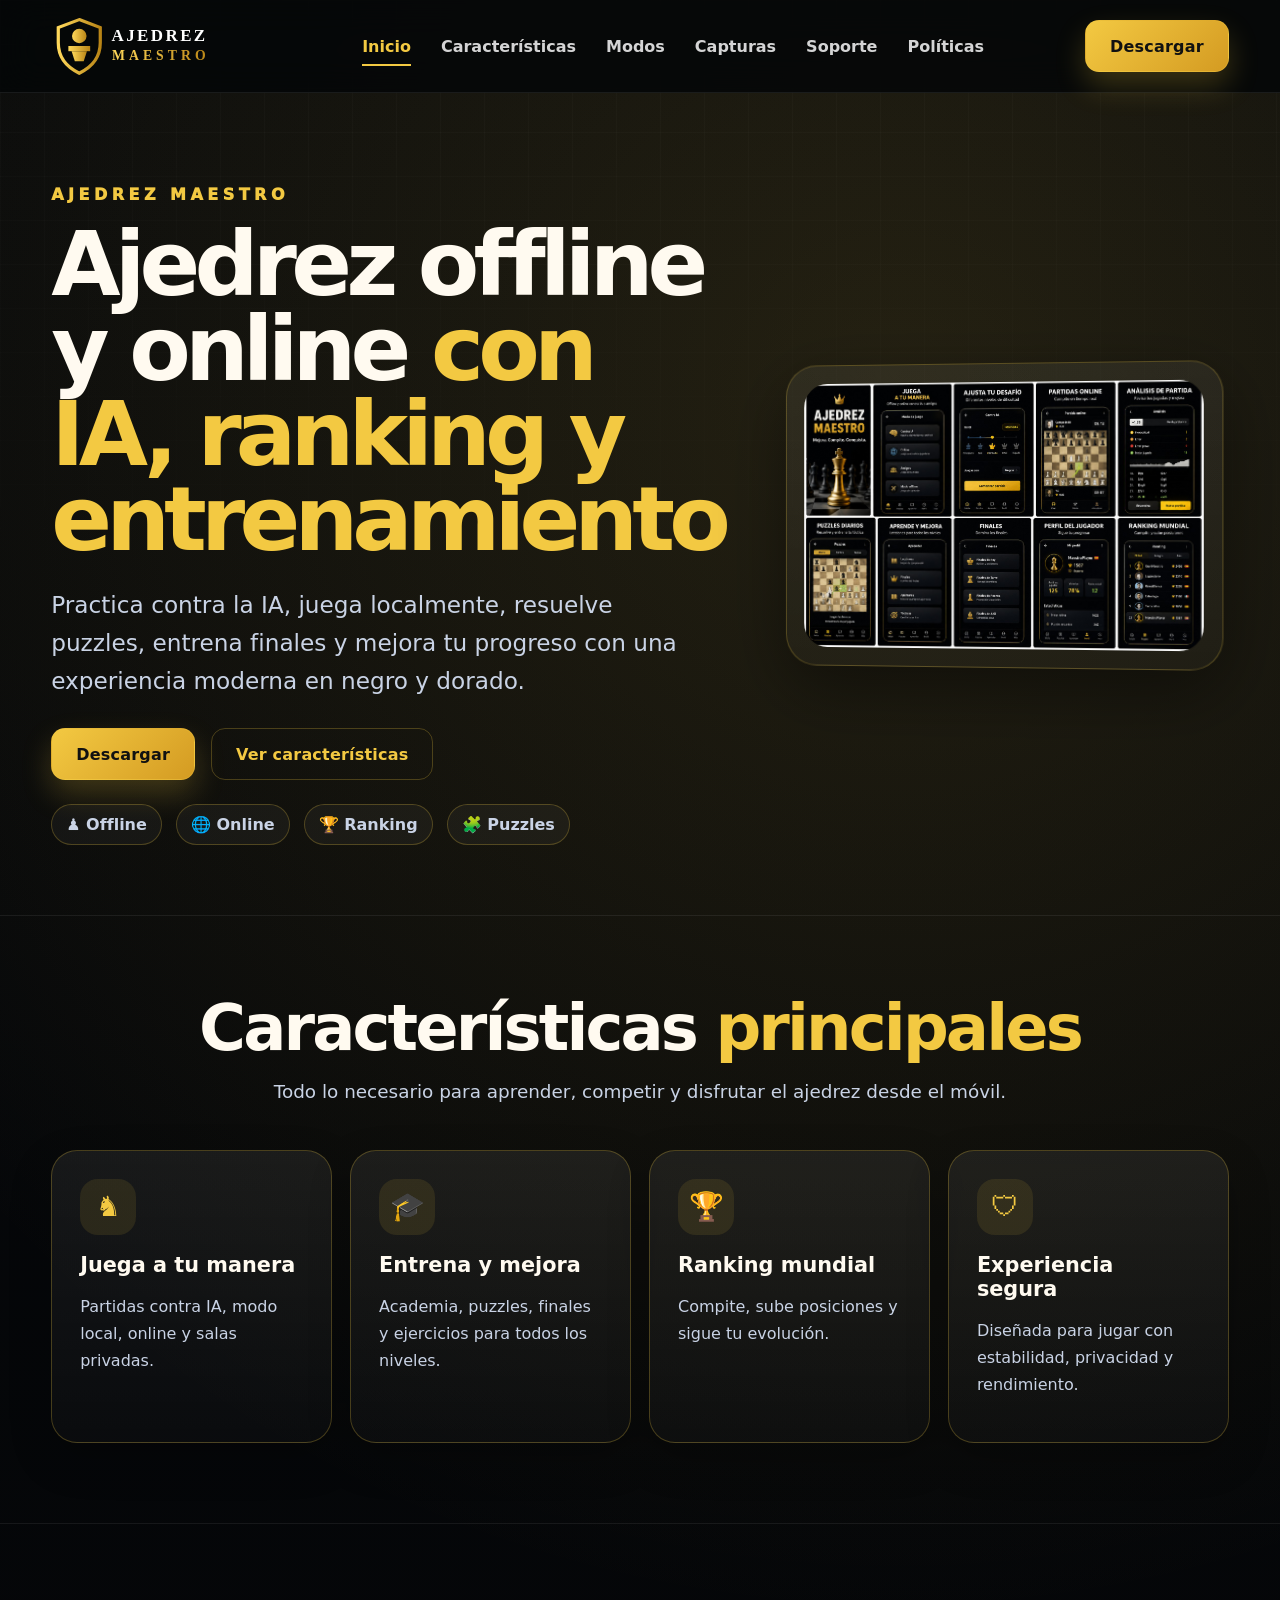
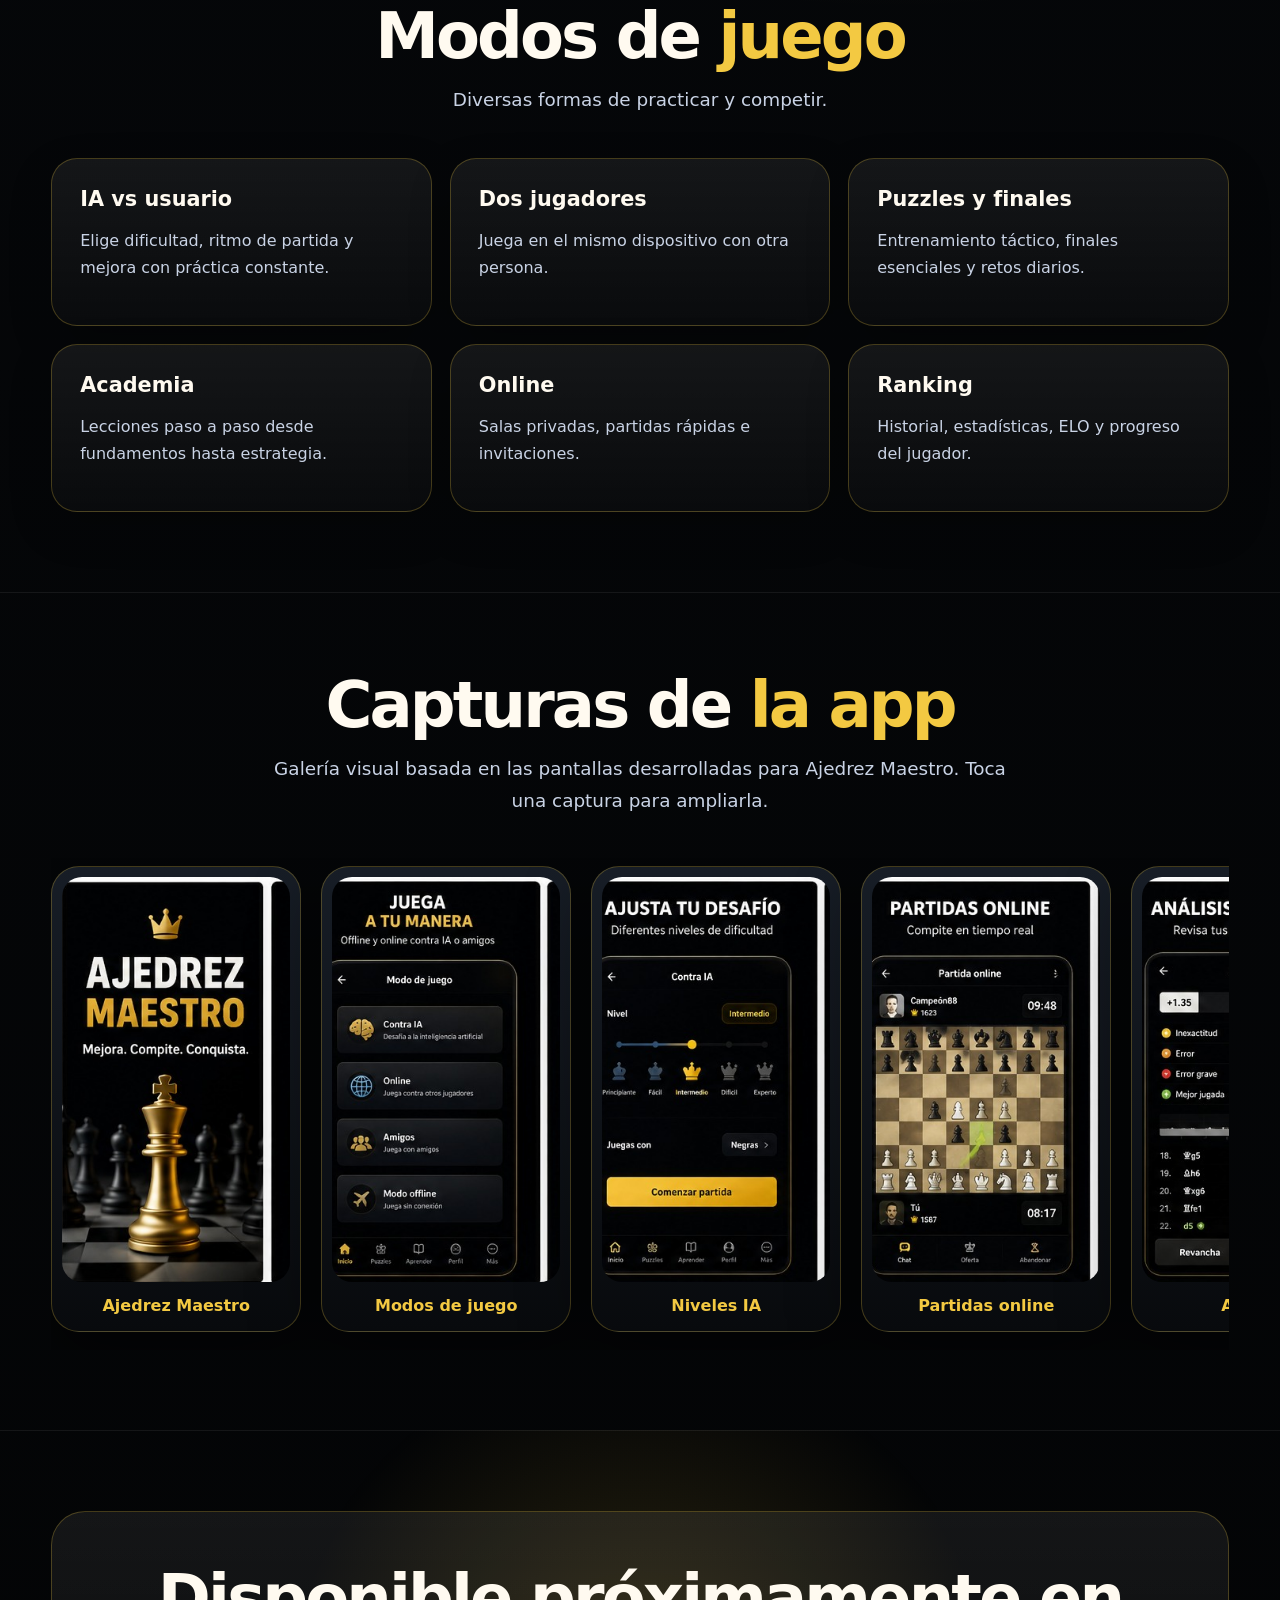
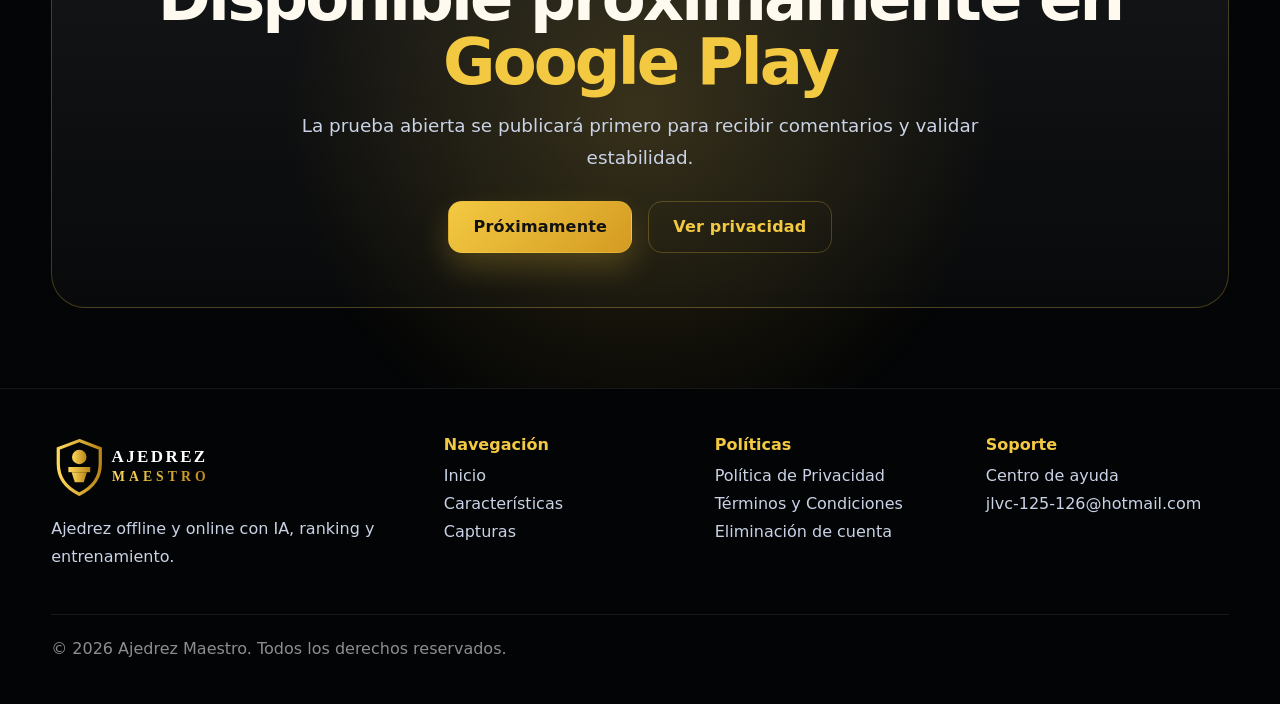
<file: index.html>
<!doctype html><html lang="es"><head><meta charset="utf-8"><meta name="viewport" content="width=device-width, initial-scale=1">
<meta name="description" content="Ajedrez Maestro: ajedrez offline y online con IA, ranking, puzzles, academia y entrenamiento.">
<link rel="icon" href="assets/favicon.svg"><link rel="stylesheet" href="css/style.css"><title>Ajedrez Maestro | Ajedrez offline y online</title></head>
<body><header class="header">
  <div class="container nav">
    <a class="logo" href="index.html"><img src="assets/logo.svg" alt="Ajedrez Maestro"></a>
    <button class="menu-toggle" aria-label="Abrir menú">☰</button>
    <nav class="menu">
      <a class="active" href="index.html">Inicio</a>
      <a href="index.html#caracteristicas">Características</a>
      <a href="index.html#modos">Modos</a>
      <a href="index.html#capturas">Capturas</a>
      <a class="" href="support.html">Soporte</a>
      <a class="" href="privacy.html">Políticas</a>
    </nav>
    <a class="btn" href="index.html#descargar">Descargar</a>
  </div>
</header>
<main>
<section class="hero">
  <div class="container hero-grid">
    <div>
      <div class="kicker">Ajedrez Maestro</div>
      <h1>Ajedrez offline y online <span>con IA, ranking y entrenamiento</span></h1>
      <p>Practica contra la IA, juega localmente, resuelve puzzles, entrena finales y mejora tu progreso con una experiencia moderna en negro y dorado.</p>
      <div class="actions"><a class="btn" href="#descargar">Descargar</a><a class="btn secondary" href="#caracteristicas">Ver características</a></div>
      <div class="badge-row"><span class="badge">♟ Offline</span><span class="badge">🌐 Online</span><span class="badge">🏆 Ranking</span><span class="badge">🧩 Puzzles</span></div>
    </div>
    <div class="hero-card"><img src="assets/hero/hero.jpg" alt="Vista promocional de Ajedrez Maestro"></div>
  </div>
</section>

<section class="section" id="caracteristicas">
  <div class="container">
    <div class="section-head"><h2 class="section-title">Características <span>principales</span></h2><p class="section-sub">Todo lo necesario para aprender, competir y disfrutar el ajedrez desde el móvil.</p></div>
    <div class="features">
      <article class="feature"><div class="icon">♞</div><h3>Juega a tu manera</h3><p>Partidas contra IA, modo local, online y salas privadas.</p></article>
      <article class="feature"><div class="icon">🎓</div><h3>Entrena y mejora</h3><p>Academia, puzzles, finales y ejercicios para todos los niveles.</p></article>
      <article class="feature"><div class="icon">🏆</div><h3>Ranking mundial</h3><p>Compite, sube posiciones y sigue tu evolución.</p></article>
      <article class="feature"><div class="icon">🛡</div><h3>Experiencia segura</h3><p>Diseñada para jugar con estabilidad, privacidad y rendimiento.</p></article>
    </div>
  </div>
</section>

<section class="section" id="modos">
  <div class="container">
    <div class="section-head"><h2 class="section-title">Modos de <span>juego</span></h2><p class="section-sub">Diversas formas de practicar y competir.</p></div>
    <div class="modes">
      <article class="mode"><h3>IA vs usuario</h3><p>Elige dificultad, ritmo de partida y mejora con práctica constante.</p></article>
      <article class="mode"><h3>Dos jugadores</h3><p>Juega en el mismo dispositivo con otra persona.</p></article>
      <article class="mode"><h3>Puzzles y finales</h3><p>Entrenamiento táctico, finales esenciales y retos diarios.</p></article>
      <article class="mode"><h3>Academia</h3><p>Lecciones paso a paso desde fundamentos hasta estrategia.</p></article>
      <article class="mode"><h3>Online</h3><p>Salas privadas, partidas rápidas e invitaciones.</p></article>
      <article class="mode"><h3>Ranking</h3><p>Historial, estadísticas, ELO y progreso del jugador.</p></article>
    </div>
  </div>
</section>

<section class="section" id="capturas">
  <div class="container">
    <div class="section-head"><h2 class="section-title">Capturas de <span>la app</span></h2><p class="section-sub">Galería visual basada en las pantallas desarrolladas para Ajedrez Maestro. Toca una captura para ampliarla.</p></div>
    <div class="gallery"><article class="shot" data-lightbox="assets/screenshots/splash.jpg"><img src="assets/screenshots/splash.jpg" alt="Ajedrez Maestro"><strong>Ajedrez Maestro</strong></article>
<article class="shot" data-lightbox="assets/screenshots/modes.jpg"><img src="assets/screenshots/modes.jpg" alt="Modos de juego"><strong>Modos de juego</strong></article>
<article class="shot" data-lightbox="assets/screenshots/difficulty.jpg"><img src="assets/screenshots/difficulty.jpg" alt="Niveles IA"><strong>Niveles IA</strong></article>
<article class="shot" data-lightbox="assets/screenshots/online.jpg"><img src="assets/screenshots/online.jpg" alt="Partidas online"><strong>Partidas online</strong></article>
<article class="shot" data-lightbox="assets/screenshots/analysis.jpg"><img src="assets/screenshots/analysis.jpg" alt="Análisis"><strong>Análisis</strong></article>
<article class="shot" data-lightbox="assets/screenshots/puzzles.jpg"><img src="assets/screenshots/puzzles.jpg" alt="Puzzles diarios"><strong>Puzzles diarios</strong></article>
<article class="shot" data-lightbox="assets/screenshots/academy.jpg"><img src="assets/screenshots/academy.jpg" alt="Academia"><strong>Academia</strong></article>
<article class="shot" data-lightbox="assets/screenshots/endgames.jpg"><img src="assets/screenshots/endgames.jpg" alt="Finales"><strong>Finales</strong></article>
<article class="shot" data-lightbox="assets/screenshots/profile.jpg"><img src="assets/screenshots/profile.jpg" alt="Perfil"><strong>Perfil</strong></article>
<article class="shot" data-lightbox="assets/screenshots/ranking.jpg"><img src="assets/screenshots/ranking.jpg" alt="Ranking"><strong>Ranking</strong></article></div>
  </div>
</section>

<section class="section cta" id="descargar">
  <div class="container cta-box">
    <h2 class="section-title">Disponible próximamente en <span>Google Play</span></h2>
    <p class="section-sub">La prueba abierta se publicará primero para recibir comentarios y validar estabilidad.</p>
    <div class="actions" style="justify-content:center"><a class="btn" href="#">Próximamente</a><a class="btn secondary" href="privacy.html">Ver privacidad</a></div>
  </div>
</section>
</main><footer class="footer">
  <div class="container footer-grid">
    <div>
      <img src="assets/logo.svg" alt="Ajedrez Maestro" style="width:210px">
      <p style="color:var(--muted);line-height:1.7">Ajedrez offline y online con IA, ranking y entrenamiento.</p>
    </div>
    <div><h4>Navegación</h4><a href="index.html">Inicio</a><a href="index.html#caracteristicas">Características</a><a href="index.html#capturas">Capturas</a></div>
    <div><h4>Políticas</h4><a href="privacy.html">Política de Privacidad</a><a href="terms.html">Términos y Condiciones</a><a href="delete-account.html">Eliminación de cuenta</a></div>
    <div><h4>Soporte</h4><a href="support.html">Centro de ayuda</a><a href="mailto:REEMPLAZAR_CORREO_SOPORTE">jlvc-125-126@hotmail.com</a></div>
  </div>
  <div class="container copyright">© 2026 Ajedrez Maestro. Todos los derechos reservados.</div>
</footer>
<div class="lightbox"><button class="close-lightbox">×</button><img alt="Captura de Ajedrez Maestro"></div>
<script src="js/app.js"></script></body></html>
</file>
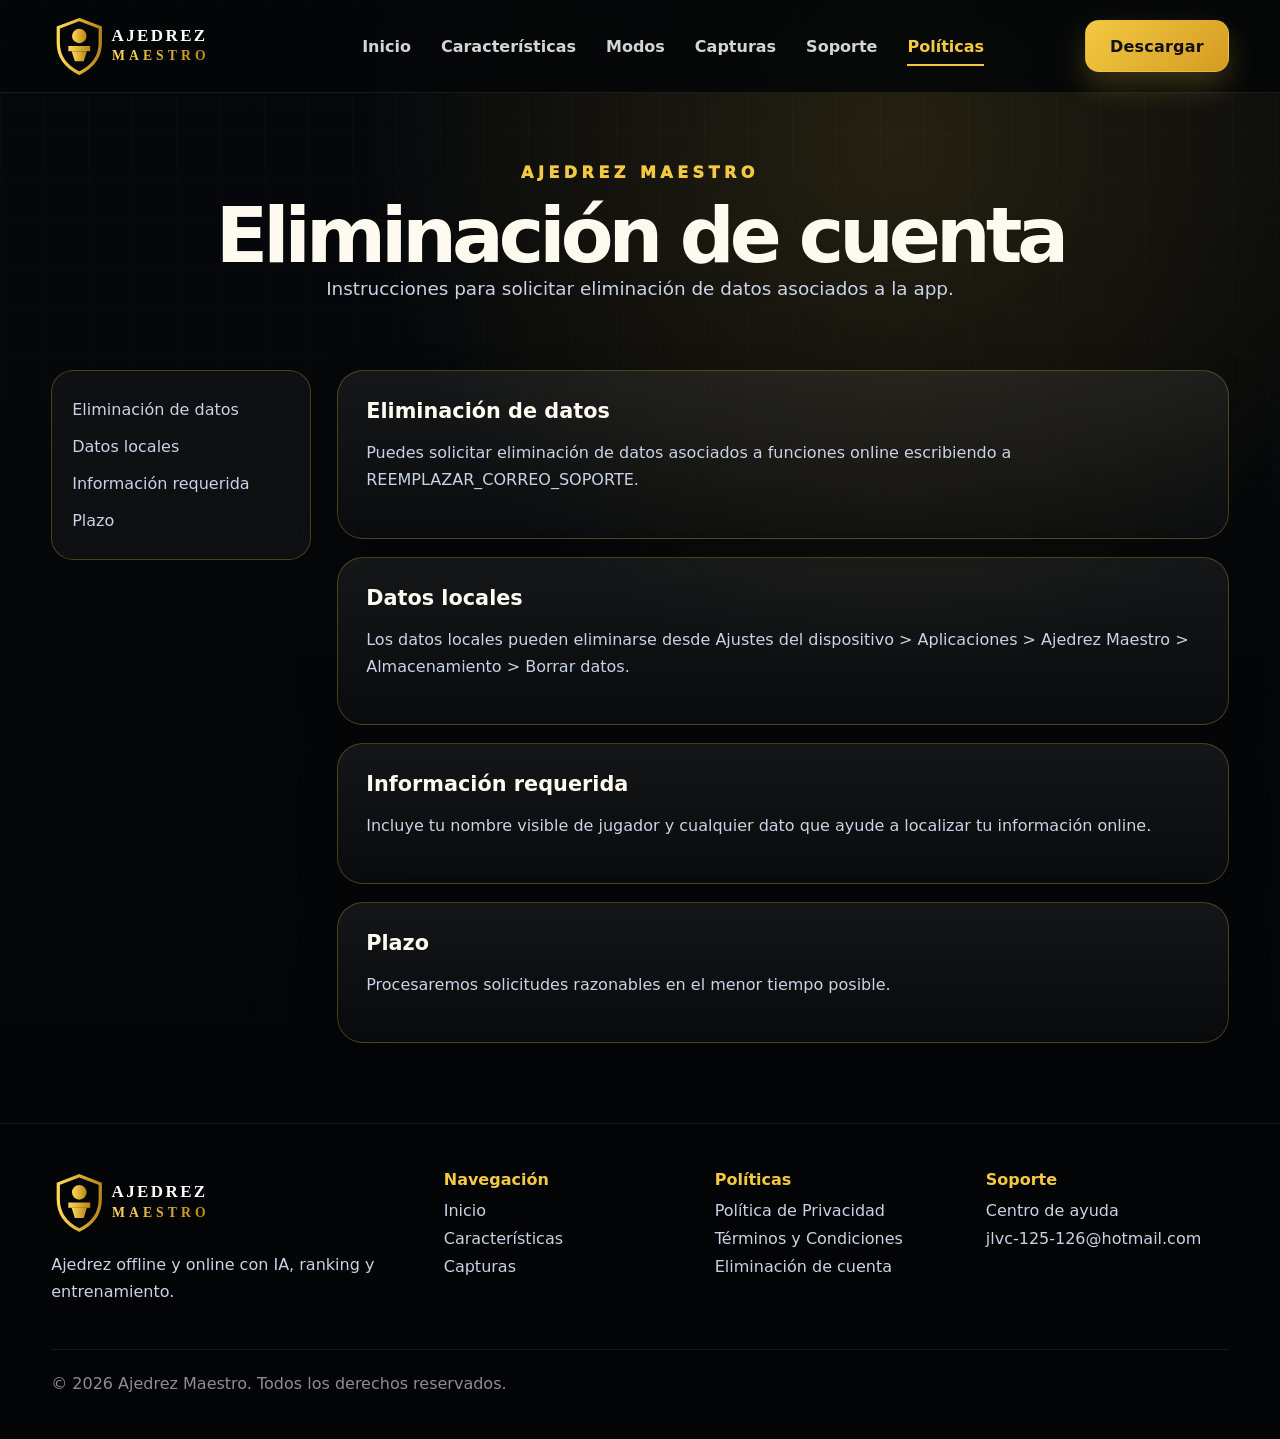
<file: delete-account.html>
<!doctype html><html lang="es"><head><meta charset="utf-8"><meta name="viewport" content="width=device-width, initial-scale=1">
<meta name="description" content="Ajedrez Maestro: ajedrez offline y online con IA, ranking, puzzles, academia y entrenamiento.">
<link rel="icon" href="assets/favicon.svg"><link rel="stylesheet" href="css/style.css"><title>Eliminación de cuenta | Ajedrez Maestro</title></head><body><header class="header">
  <div class="container nav">
    <a class="logo" href="index.html"><img src="assets/logo.svg" alt="Ajedrez Maestro"></a>
    <button class="menu-toggle" aria-label="Abrir menú">☰</button>
    <nav class="menu">
      <a class="" href="index.html">Inicio</a>
      <a href="index.html#caracteristicas">Características</a>
      <a href="index.html#modos">Modos</a>
      <a href="index.html#capturas">Capturas</a>
      <a class="" href="support.html">Soporte</a>
      <a class="active" href="privacy.html">Políticas</a>
    </nav>
    <a class="btn" href="index.html#descargar">Descargar</a>
  </div>
</header>
<main><section class="page-hero"><div class="container"><div class="kicker">Ajedrez Maestro</div><h1>Eliminación de cuenta</h1><p class="section-sub">Instrucciones para solicitar eliminación de datos asociados a la app.</p></div></section>
<section class="page-content"><div class="container policy-grid"><aside class="toc"><a href="#1">Eliminación de datos</a>
<a href="#2">Datos locales</a>
<a href="#3">Información requerida</a>
<a href="#4">Plazo</a></aside><div class="policy-stack"><section class="policy-card" id="1"><h3>Eliminación de datos</h3><p>Puedes solicitar eliminación de datos asociados a funciones online escribiendo a REEMPLAZAR_CORREO_SOPORTE.</p></section>
<section class="policy-card" id="2"><h3>Datos locales</h3><p>Los datos locales pueden eliminarse desde Ajustes del dispositivo > Aplicaciones > Ajedrez Maestro > Almacenamiento > Borrar datos.</p></section>
<section class="policy-card" id="3"><h3>Información requerida</h3><p>Incluye tu nombre visible de jugador y cualquier dato que ayude a localizar tu información online.</p></section>
<section class="policy-card" id="4"><h3>Plazo</h3><p>Procesaremos solicitudes razonables en el menor tiempo posible.</p></section></div></div></section></main><footer class="footer">
  <div class="container footer-grid">
    <div>
      <img src="assets/logo.svg" alt="Ajedrez Maestro" style="width:210px">
      <p style="color:var(--muted);line-height:1.7">Ajedrez offline y online con IA, ranking y entrenamiento.</p>
    </div>
    <div><h4>Navegación</h4><a href="index.html">Inicio</a><a href="index.html#caracteristicas">Características</a><a href="index.html#capturas">Capturas</a></div>
    <div><h4>Políticas</h4><a href="privacy.html">Política de Privacidad</a><a href="terms.html">Términos y Condiciones</a><a href="delete-account.html">Eliminación de cuenta</a></div>
    <div><h4>Soporte</h4><a href="support.html">Centro de ayuda</a><a href="mailto:REEMPLAZAR_CORREO_SOPORTE">jlvc-125-126@hotmail.com</a></div>
  </div>
  <div class="container copyright">© 2026 Ajedrez Maestro. Todos los derechos reservados.</div>
</footer>
<div class="lightbox"><button class="close-lightbox">×</button><img alt="Captura de Ajedrez Maestro"></div>
<script src="js/app.js"></script></body></html>
</file>
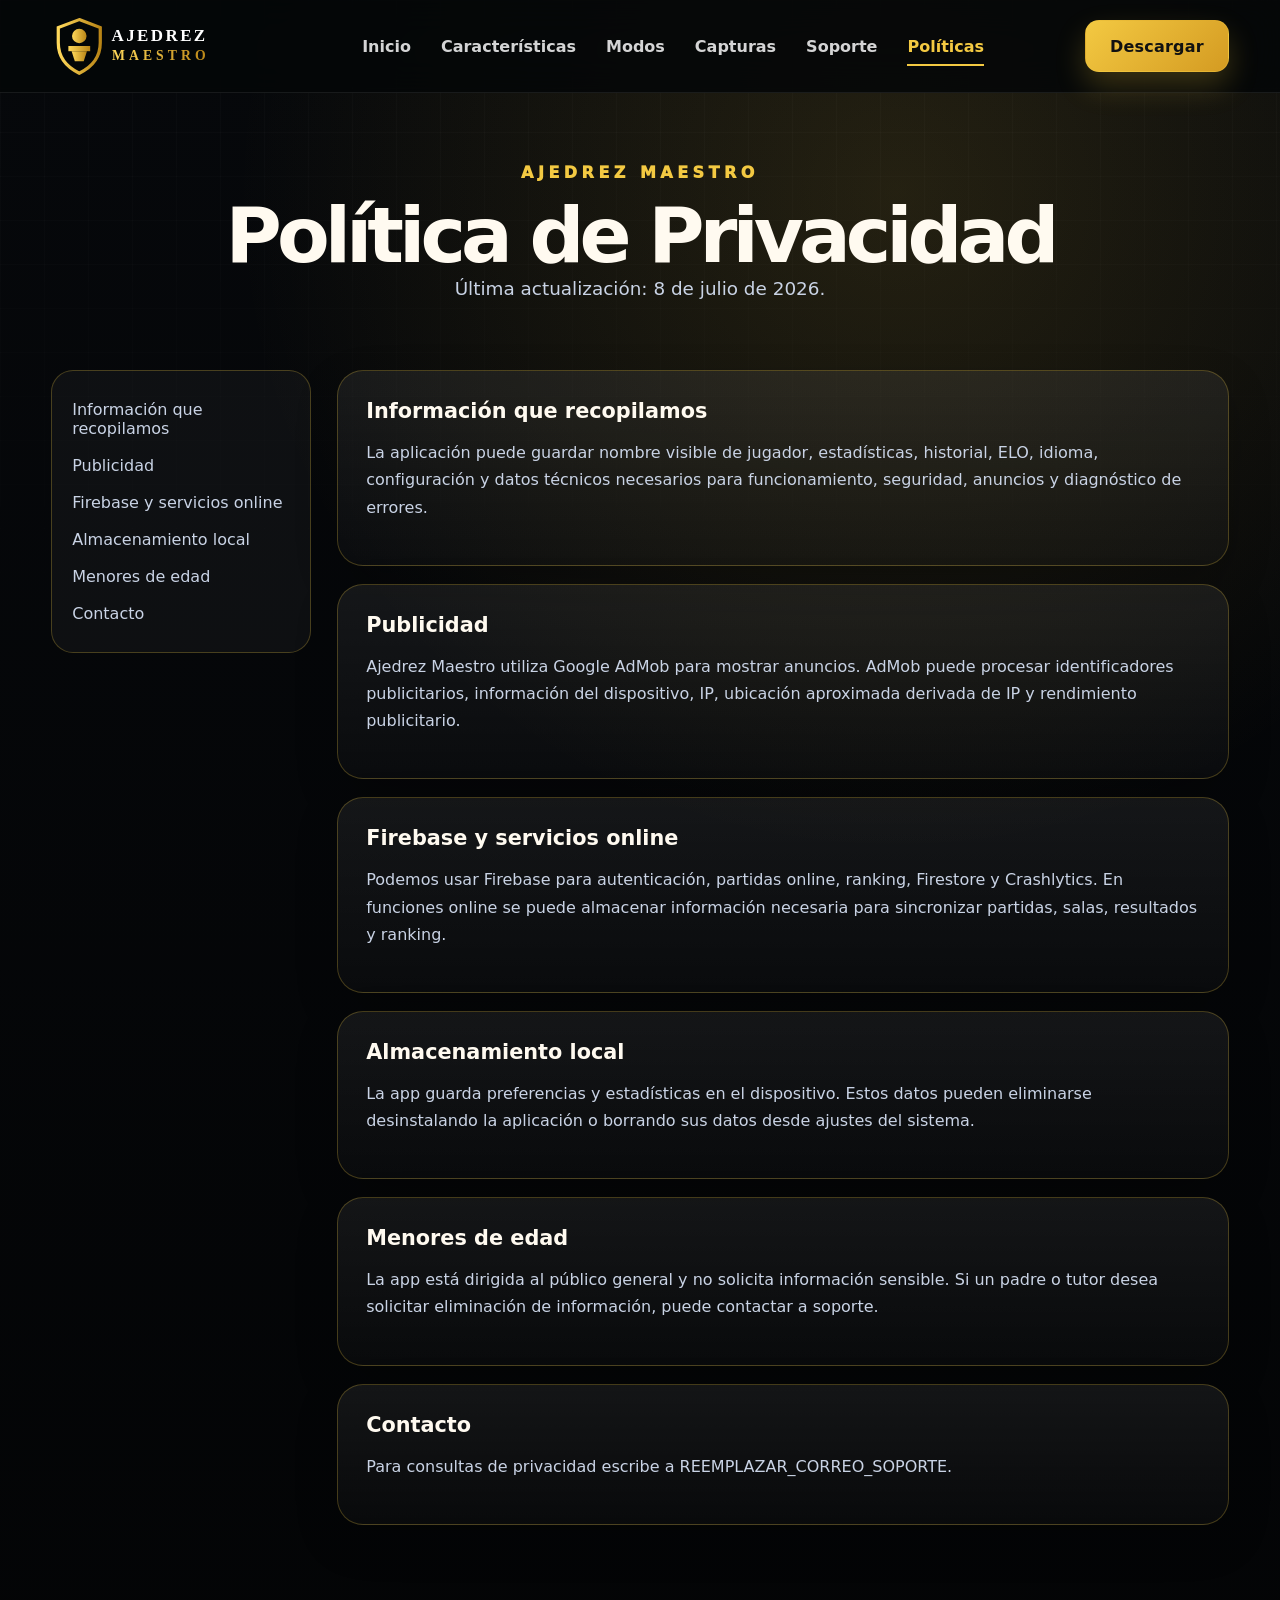
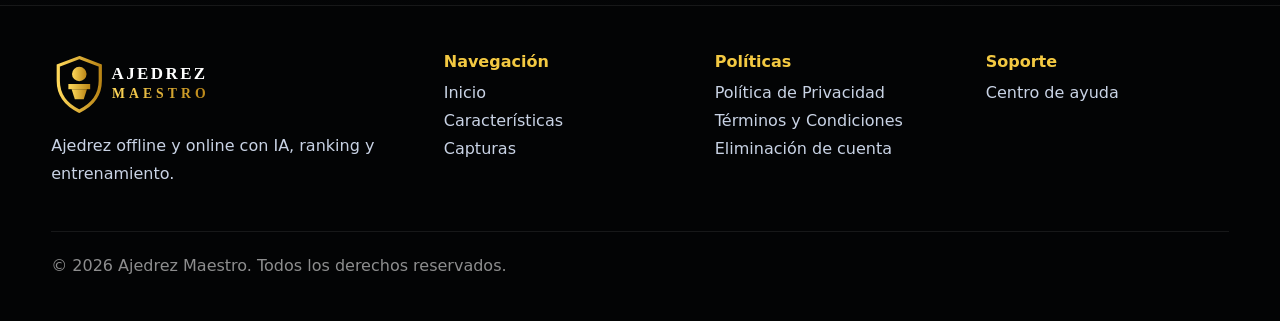
<file: privacy.html>
<!doctype html><html lang="es"><head><meta charset="utf-8"><meta name="viewport" content="width=device-width, initial-scale=1">
<meta name="description" content="Ajedrez Maestro: ajedrez offline y online con IA, ranking, puzzles, academia y entrenamiento.">
<link rel="icon" href="assets/favicon.svg"><link rel="stylesheet" href="css/style.css"><title>Política de Privacidad | Ajedrez Maestro</title></head><body><header class="header">
  <div class="container nav">
    <a class="logo" href="index.html"><img src="assets/logo.svg" alt="Ajedrez Maestro"></a>
    <button class="menu-toggle" aria-label="Abrir menú">☰</button>
    <nav class="menu">
      <a class="" href="index.html">Inicio</a>
      <a href="index.html#caracteristicas">Características</a>
      <a href="index.html#modos">Modos</a>
      <a href="index.html#capturas">Capturas</a>
      <a class="" href="support.html">Soporte</a>
      <a class="active" href="privacy.html">Políticas</a>
    </nav>
    <a class="btn" href="index.html#descargar">Descargar</a>
  </div>
</header>
<main><section class="page-hero"><div class="container"><div class="kicker">Ajedrez Maestro</div><h1>Política de Privacidad</h1><p class="section-sub">Última actualización: 8 de julio de 2026.</p></div></section>
<section class="page-content"><div class="container policy-grid"><aside class="toc"><a href="#1">Información que recopilamos</a>
<a href="#2">Publicidad</a>
<a href="#3">Firebase y servicios online</a>
<a href="#4">Almacenamiento local</a>
<a href="#5">Menores de edad</a>
<a href="#6">Contacto</a></aside><div class="policy-stack"><section class="policy-card" id="1"><h3>Información que recopilamos</h3><p>La aplicación puede guardar nombre visible de jugador, estadísticas, historial, ELO, idioma, configuración y datos técnicos necesarios para funcionamiento, seguridad, anuncios y diagnóstico de errores.</p></section>
<section class="policy-card" id="2"><h3>Publicidad</h3><p>Ajedrez Maestro utiliza Google AdMob para mostrar anuncios. AdMob puede procesar identificadores publicitarios, información del dispositivo, IP, ubicación aproximada derivada de IP y rendimiento publicitario.</p></section>
<section class="policy-card" id="3"><h3>Firebase y servicios online</h3><p>Podemos usar Firebase para autenticación, partidas online, ranking, Firestore y Crashlytics. En funciones online se puede almacenar información necesaria para sincronizar partidas, salas, resultados y ranking.</p></section>
<section class="policy-card" id="4"><h3>Almacenamiento local</h3><p>La app guarda preferencias y estadísticas en el dispositivo. Estos datos pueden eliminarse desinstalando la aplicación o borrando sus datos desde ajustes del sistema.</p></section>
<section class="policy-card" id="5"><h3>Menores de edad</h3><p>La app está dirigida al público general y no solicita información sensible. Si un padre o tutor desea solicitar eliminación de información, puede contactar a soporte.</p></section>
<section class="policy-card" id="6"><h3>Contacto</h3><p>Para consultas de privacidad escribe a REEMPLAZAR_CORREO_SOPORTE.</p></section></div></div></section></main><footer class="footer">
  <div class="container footer-grid">
    <div>
      <img src="assets/logo.svg" alt="Ajedrez Maestro" style="width:210px">
      <p style="color:var(--muted);line-height:1.7">Ajedrez offline y online con IA, ranking y entrenamiento.</p>
    </div>
    <div><h4>Navegación</h4><a href="index.html">Inicio</a><a href="index.html#caracteristicas">Características</a><a href="index.html#capturas">Capturas</a></div>
    <div><h4>Políticas</h4><a href="privacy.html">Política de Privacidad</a><a href="terms.html">Términos y Condiciones</a><a href="delete-account.html">Eliminación de cuenta</a></div>
    <div><h4>Soporte</h4><a href="support.html">Centro de ayuda</a><a href="mailto:jlvc-125-126@hotmail.com"></a></div>
  </div>
  <div class="container copyright">© 2026 Ajedrez Maestro. Todos los derechos reservados.</div>
</footer>
<div class="lightbox"><button class="close-lightbox">×</button><img alt="Captura de Ajedrez Maestro"></div>
<script src="js/app.js"></script></body></html>
</file>
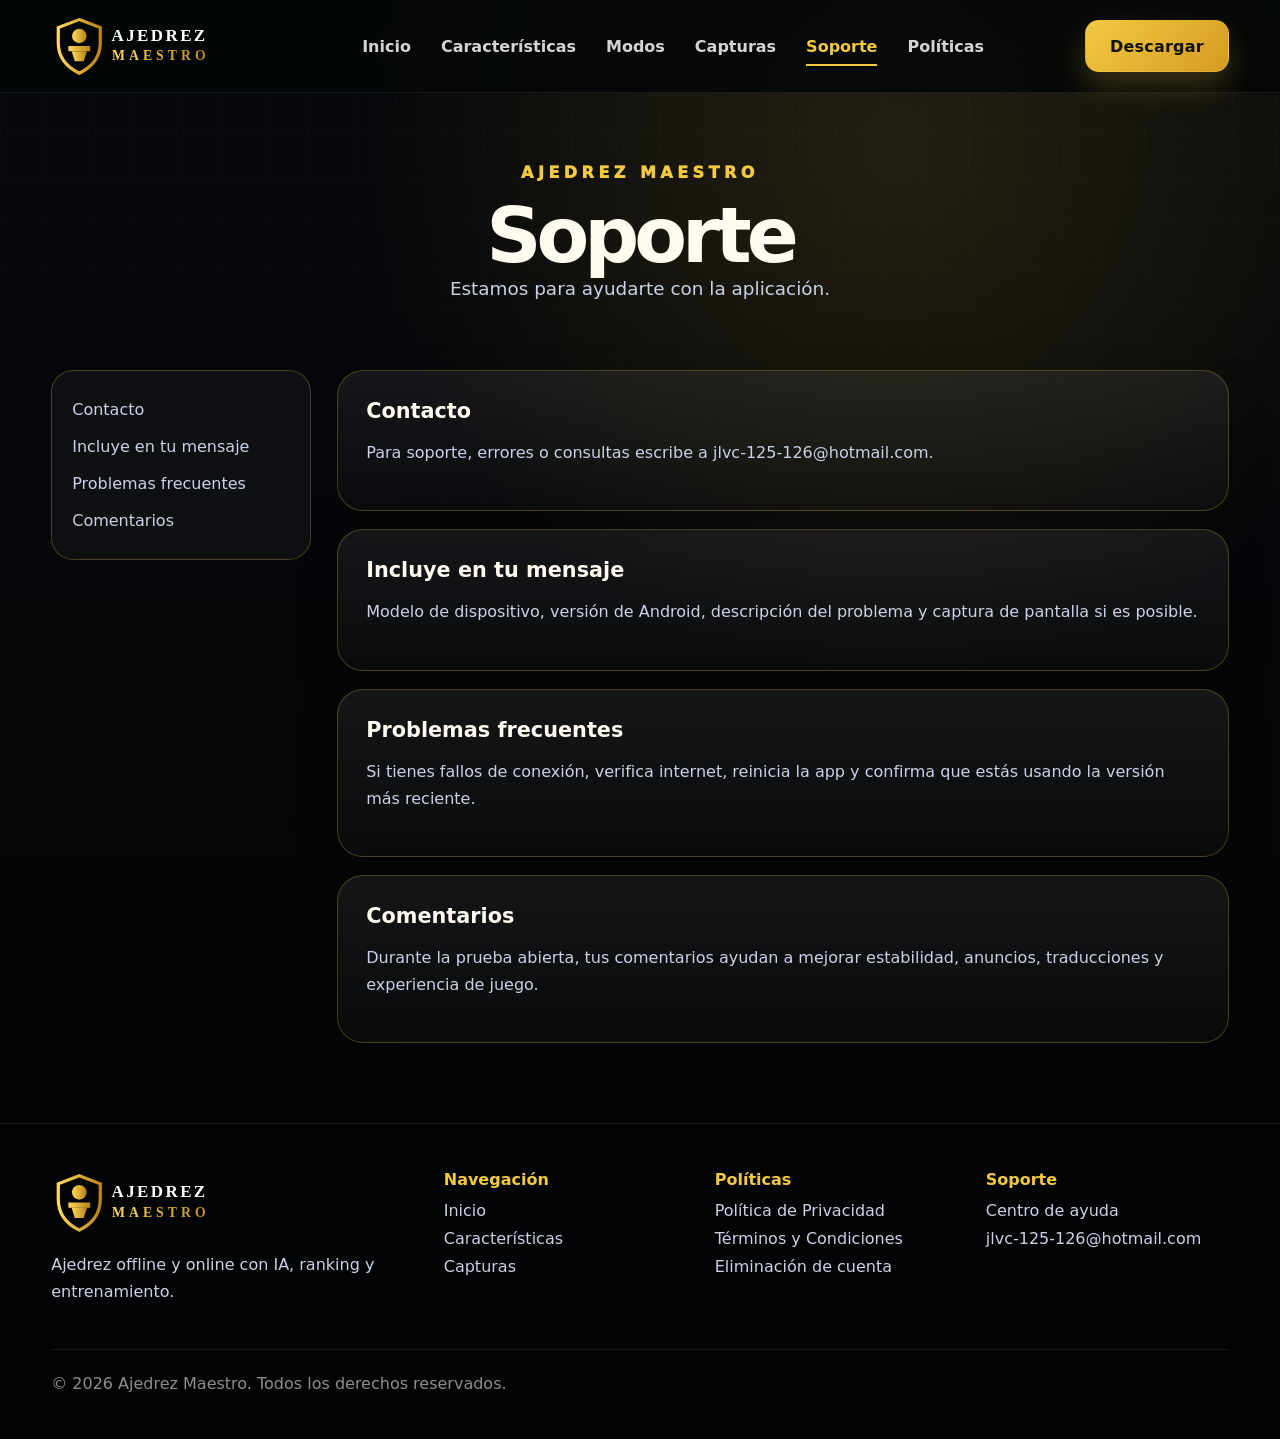
<file: support.html>
<!doctype html><html lang="es"><head><meta charset="utf-8"><meta name="viewport" content="width=device-width, initial-scale=1">
<meta name="description" content="Ajedrez Maestro: ajedrez offline y online con IA, ranking, puzzles, academia y entrenamiento.">
<link rel="icon" href="assets/favicon.svg"><link rel="stylesheet" href="css/style.css"><title>Soporte | Ajedrez Maestro</title></head><body><header class="header">
  <div class="container nav">
    <a class="logo" href="index.html"><img src="assets/logo.svg" alt="Ajedrez Maestro"></a>
    <button class="menu-toggle" aria-label="Abrir menú">☰</button>
    <nav class="menu">
      <a class="" href="index.html">Inicio</a>
      <a href="index.html#caracteristicas">Características</a>
      <a href="index.html#modos">Modos</a>
      <a href="index.html#capturas">Capturas</a>
      <a class="active" href="support.html">Soporte</a>
      <a class="" href="privacy.html">Políticas</a>
    </nav>
    <a class="btn" href="index.html#descargar">Descargar</a>
  </div>
</header>
<main><section class="page-hero"><div class="container"><div class="kicker">Ajedrez Maestro</div><h1>Soporte</h1><p class="section-sub">Estamos para ayudarte con la aplicación.</p></div></section>
<section class="page-content"><div class="container policy-grid"><aside class="toc"><a href="#1">Contacto</a>
<a href="#2">Incluye en tu mensaje</a>
<a href="#3">Problemas frecuentes</a>
<a href="#4">Comentarios</a></aside><div class="policy-stack"><section class="policy-card" id="1"><h3>Contacto</h3><p>Para soporte, errores o consultas escribe a jlvc-125-126@hotmail.com.</p></section>
<section class="policy-card" id="2"><h3>Incluye en tu mensaje</h3><p>Modelo de dispositivo, versión de Android, descripción del problema y captura de pantalla si es posible.</p></section>
<section class="policy-card" id="3"><h3>Problemas frecuentes</h3><p>Si tienes fallos de conexión, verifica internet, reinicia la app y confirma que estás usando la versión más reciente.</p></section>
<section class="policy-card" id="4"><h3>Comentarios</h3><p>Durante la prueba abierta, tus comentarios ayudan a mejorar estabilidad, anuncios, traducciones y experiencia de juego.</p></section></div></div></section></main><footer class="footer">
  <div class="container footer-grid">
    <div>
      <img src="assets/logo.svg" alt="Ajedrez Maestro" style="width:210px">
      <p style="color:var(--muted);line-height:1.7">Ajedrez offline y online con IA, ranking y entrenamiento.</p>
    </div>
    <div><h4>Navegación</h4><a href="index.html">Inicio</a><a href="index.html#caracteristicas">Características</a><a href="index.html#capturas">Capturas</a></div>
    <div><h4>Políticas</h4><a href="privacy.html">Política de Privacidad</a><a href="terms.html">Términos y Condiciones</a><a href="delete-account.html">Eliminación de cuenta</a></div>
    <div><h4>Soporte</h4><a href="support.html">Centro de ayuda</a><a href="mailto:REEMPLAZAR_CORREO_SOPORTE">jlvc-125-126@hotmail.com</a></div>
  </div>
  <div class="container copyright">© 2026 Ajedrez Maestro. Todos los derechos reservados.</div>
</footer>
<div class="lightbox"><button class="close-lightbox">×</button><img alt="Captura de Ajedrez Maestro"></div>
<script src="js/app.js"></script></body></html>
</file>
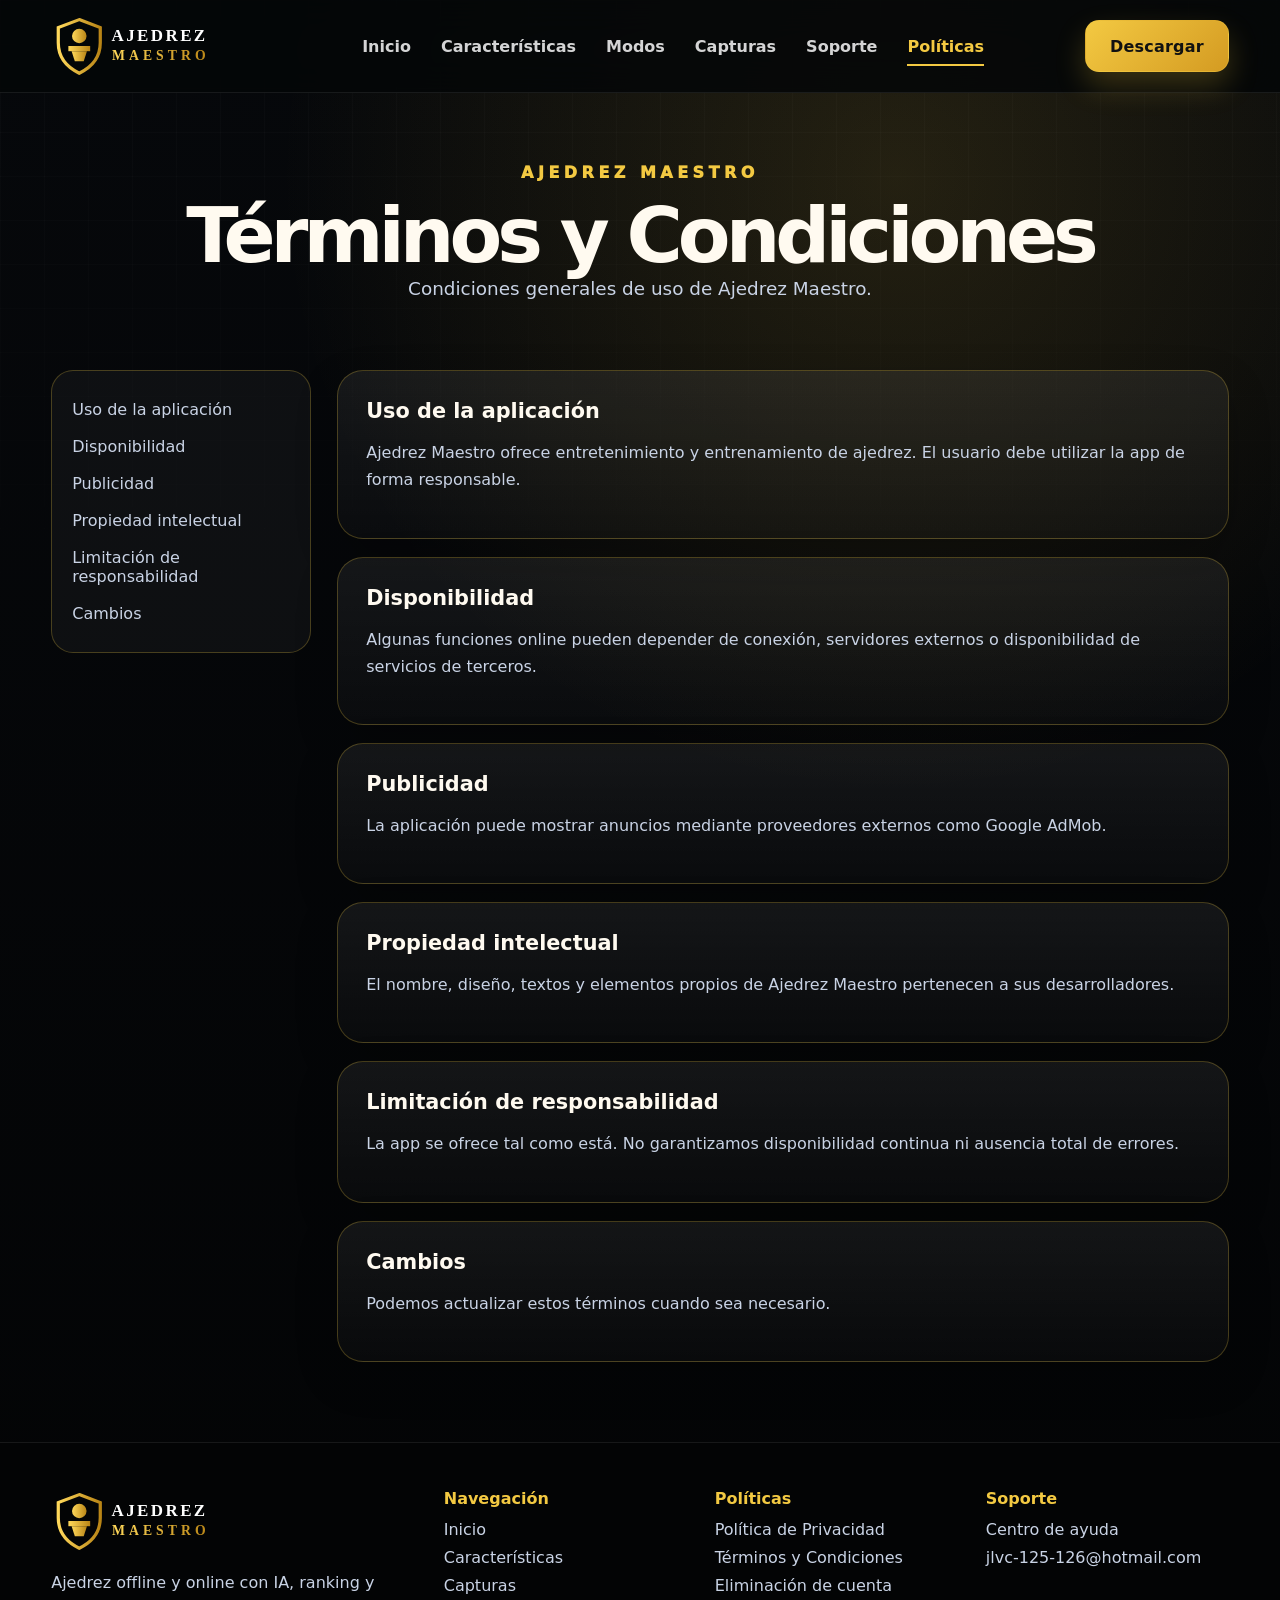
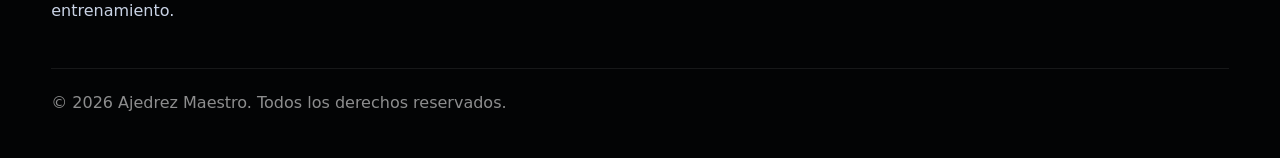
<file: terms.html>
<!doctype html><html lang="es"><head><meta charset="utf-8"><meta name="viewport" content="width=device-width, initial-scale=1">
<meta name="description" content="Ajedrez Maestro: ajedrez offline y online con IA, ranking, puzzles, academia y entrenamiento.">
<link rel="icon" href="assets/favicon.svg"><link rel="stylesheet" href="css/style.css"><title>Términos y Condiciones | Ajedrez Maestro</title></head><body><header class="header">
  <div class="container nav">
    <a class="logo" href="index.html"><img src="assets/logo.svg" alt="Ajedrez Maestro"></a>
    <button class="menu-toggle" aria-label="Abrir menú">☰</button>
    <nav class="menu">
      <a class="" href="index.html">Inicio</a>
      <a href="index.html#caracteristicas">Características</a>
      <a href="index.html#modos">Modos</a>
      <a href="index.html#capturas">Capturas</a>
      <a class="" href="support.html">Soporte</a>
      <a class="active" href="privacy.html">Políticas</a>
    </nav>
    <a class="btn" href="index.html#descargar">Descargar</a>
  </div>
</header>
<main><section class="page-hero"><div class="container"><div class="kicker">Ajedrez Maestro</div><h1>Términos y Condiciones</h1><p class="section-sub">Condiciones generales de uso de Ajedrez Maestro.</p></div></section>
<section class="page-content"><div class="container policy-grid"><aside class="toc"><a href="#1">Uso de la aplicación</a>
<a href="#2">Disponibilidad</a>
<a href="#3">Publicidad</a>
<a href="#4">Propiedad intelectual</a>
<a href="#5">Limitación de responsabilidad</a>
<a href="#6">Cambios</a></aside><div class="policy-stack"><section class="policy-card" id="1"><h3>Uso de la aplicación</h3><p>Ajedrez Maestro ofrece entretenimiento y entrenamiento de ajedrez. El usuario debe utilizar la app de forma responsable.</p></section>
<section class="policy-card" id="2"><h3>Disponibilidad</h3><p>Algunas funciones online pueden depender de conexión, servidores externos o disponibilidad de servicios de terceros.</p></section>
<section class="policy-card" id="3"><h3>Publicidad</h3><p>La aplicación puede mostrar anuncios mediante proveedores externos como Google AdMob.</p></section>
<section class="policy-card" id="4"><h3>Propiedad intelectual</h3><p>El nombre, diseño, textos y elementos propios de Ajedrez Maestro pertenecen a sus desarrolladores.</p></section>
<section class="policy-card" id="5"><h3>Limitación de responsabilidad</h3><p>La app se ofrece tal como está. No garantizamos disponibilidad continua ni ausencia total de errores.</p></section>
<section class="policy-card" id="6"><h3>Cambios</h3><p>Podemos actualizar estos términos cuando sea necesario.</p></section></div></div></section></main><footer class="footer">
  <div class="container footer-grid">
    <div>
      <img src="assets/logo.svg" alt="Ajedrez Maestro" style="width:210px">
      <p style="color:var(--muted);line-height:1.7">Ajedrez offline y online con IA, ranking y entrenamiento.</p>
    </div>
    <div><h4>Navegación</h4><a href="index.html">Inicio</a><a href="index.html#caracteristicas">Características</a><a href="index.html#capturas">Capturas</a></div>
    <div><h4>Políticas</h4><a href="privacy.html">Política de Privacidad</a><a href="terms.html">Términos y Condiciones</a><a href="delete-account.html">Eliminación de cuenta</a></div>
    <div><h4>Soporte</h4><a href="support.html">Centro de ayuda</a><a href="mailto:REEMPLAZAR_CORREO_SOPORTE">jlvc-125-126@hotmail.com</a></div>
  </div>
  <div class="container copyright">© 2026 Ajedrez Maestro. Todos los derechos reservados.</div>
</footer>
<div class="lightbox"><button class="close-lightbox">×</button><img alt="Captura de Ajedrez Maestro"></div>
<script src="js/app.js"></script></body></html>
</file>
<file: css/style.css>
:root{
  --bg:#050607;
  --bg2:#0a0d12;
  --panel:#111720;
  --panel2:#171d26;
  --gold:#f3c942;
  --gold2:#b98516;
  --text:#fffaf0;
  --muted:#c9d3e5;
  --line:rgba(243,201,66,.25);
  --shadow:0 22px 70px rgba(0,0,0,.45);
  --radius:26px;
}
*{box-sizing:border-box}
html{scroll-behavior:smooth}
body{
  margin:0;
  font-family:system-ui,-apple-system,Segoe UI,Roboto,Ubuntu,Cantarell,"Helvetica Neue",Arial,sans-serif;
  color:var(--text);
  background:
    radial-gradient(circle at 70% 10%, rgba(243,201,66,.13), transparent 34%),
    linear-gradient(180deg,#06080b 0%,#030405 100%);
}
body::before{
  content:"";
  position:fixed; inset:0; pointer-events:none; z-index:-1;
  background-image:
    linear-gradient(rgba(255,255,255,.025) 1px,transparent 1px),
    linear-gradient(90deg,rgba(255,255,255,.025) 1px,transparent 1px);
  background-size:44px 44px;
  mask-image:linear-gradient(to bottom,black,transparent 75%);
}
a{color:inherit;text-decoration:none}
img{max-width:100%;display:block}
.container{width:min(1180px,92%);margin:auto}
.header{
  position:sticky; top:0; z-index:50;
  background:rgba(4,6,8,.86);
  backdrop-filter:blur(18px);
  border-bottom:1px solid rgba(255,255,255,.08);
}
.nav{height:92px;display:flex;align-items:center;justify-content:space-between;gap:24px}
.logo{display:flex;align-items:center;gap:14px}
.logo img{width:210px;height:auto}
.menu{display:flex;align-items:center;gap:30px;font-weight:800;color:rgba(255,255,255,.83)}
.menu a{position:relative}
.menu a::after{content:"";position:absolute;left:0;right:0;bottom:-10px;height:2px;background:var(--gold);transform:scaleX(0);transition:.25s}
.menu a:hover,.menu a.active{color:var(--gold)}
.menu a:hover::after,.menu a.active::after{transform:scaleX(1)}
.btn{
  display:inline-flex;align-items:center;justify-content:center;gap:10px;
  min-height:52px;padding:0 24px;border-radius:14px;
  border:1px solid var(--line);font-weight:900;letter-spacing:.2px;
  background:linear-gradient(135deg,var(--gold),#d49b22);color:#111;
  box-shadow:0 14px 30px rgba(243,201,66,.22);
}
.btn.secondary{background:transparent;color:var(--gold);box-shadow:none}
.menu-toggle{display:none;background:transparent;color:#fff;border:1px solid var(--line);border-radius:12px;padding:10px 12px;font-size:22px}
.hero{
  position:relative;
  padding:92px 0 70px;
  overflow:hidden;
}
.hero-grid{display:grid;grid-template-columns:1.02fr .98fr;gap:56px;align-items:center}
.kicker{color:var(--gold);font-weight:1000;letter-spacing:.28em;text-transform:uppercase;margin-bottom:18px}
h1{
  margin:0;
  font-size:clamp(3rem,7vw,6.8rem);
  line-height:.95;
  letter-spacing:-.065em;
}
h1 span,.section-title span{color:var(--gold)}
.hero p{font-size:clamp(1.05rem,2vw,1.45rem);line-height:1.65;color:var(--muted);max-width:660px}
.actions{display:flex;flex-wrap:wrap;gap:16px;margin-top:28px}
.hero-card{
  position:relative;
  border:1px solid var(--line);
  border-radius:32px;
  padding:18px;
  background:linear-gradient(180deg,rgba(255,255,255,.06),rgba(255,255,255,.025));
  box-shadow:var(--shadow);
  transform:perspective(1000px) rotateY(-5deg);
}
.hero-card img{border-radius:24px;aspect-ratio:3/2;object-fit:cover}
.badge-row{display:flex;gap:14px;flex-wrap:wrap;margin-top:24px}
.badge{padding:10px 14px;border:1px solid var(--line);border-radius:999px;background:rgba(255,255,255,.04);color:var(--muted);font-weight:700}
.section{padding:80px 0;border-top:1px solid rgba(255,255,255,.07)}
.section-head{text-align:center;margin-bottom:42px}
.section-title{font-size:clamp(2.3rem,5vw,4.2rem);line-height:1;margin:0 0 16px;letter-spacing:-.045em}
.section-sub{color:var(--muted);font-size:1.15rem;max-width:760px;margin:auto;line-height:1.7}
.features{display:grid;grid-template-columns:repeat(4,1fr);gap:18px}
.feature,.mode,.policy-card{
  background:linear-gradient(180deg,rgba(255,255,255,.065),rgba(255,255,255,.025));
  border:1px solid var(--line);
  border-radius:var(--radius);
  padding:28px;
  box-shadow:0 16px 42px rgba(0,0,0,.23);
}
.icon{width:56px;height:56px;border-radius:18px;display:grid;place-items:center;background:rgba(243,201,66,.1);color:var(--gold);font-size:28px;margin-bottom:18px}
.feature h3,.mode h3,.policy-card h3{margin:0 0 10px;font-size:1.3rem}
.feature p,.mode p,.policy-card p,.page-content p,.page-content li{color:var(--muted);line-height:1.7}
.modes{display:grid;grid-template-columns:repeat(3,1fr);gap:18px}
.gallery-wrap{position:relative}
.gallery{
  display:flex;gap:20px;overflow-x:auto;scroll-snap-type:x mandatory;padding:8px 0 18px;
  scrollbar-color:var(--gold) rgba(255,255,255,.08);
}
.shot{
  min-width:250px;scroll-snap-align:center;
  border:1px solid var(--line);border-radius:28px;padding:10px;
  background:linear-gradient(180deg,#171d26,#080a0d);
  box-shadow:var(--shadow);cursor:pointer;transition:.25s;
}
.shot:hover{transform:translateY(-8px)}
.shot img{border-radius:20px;aspect-ratio:9/16;object-fit:cover}
.shot strong{display:block;text-align:center;padding:14px 6px 6px;color:var(--gold)}
.cta{
  text-align:center;
  background:radial-gradient(circle at center,rgba(243,201,66,.18),transparent 52%);
}
.cta-box{
  border:1px solid var(--line);border-radius:34px;padding:54px 24px;
  background:linear-gradient(180deg,rgba(255,255,255,.07),rgba(255,255,255,.025));
}
.footer{padding:46px 0;border-top:1px solid rgba(255,255,255,.08);background:#030405}
.footer-grid{display:grid;grid-template-columns:1.5fr 1fr 1fr 1fr;gap:28px}
.footer a{display:block;color:var(--muted);margin:9px 0}
.footer h4{color:var(--gold);margin:0 0 12px}
.copyright{border-top:1px solid rgba(255,255,255,.08);margin-top:28px;padding-top:24px;color:rgba(255,255,255,.55)}
.page-hero{padding:70px 0 32px;text-align:center}
.page-hero h1{font-size:clamp(2.8rem,6vw,5rem)}
.page-content{padding:34px 0 80px}
.policy-grid{display:grid;grid-template-columns:260px 1fr;gap:26px;align-items:start}
.toc{position:sticky;top:112px;border:1px solid var(--line);border-radius:22px;padding:20px;background:rgba(255,255,255,.04)}
.toc a{display:block;color:var(--muted);padding:9px 0}
.policy-stack{display:grid;gap:18px}
.lightbox{
  position:fixed;inset:0;display:none;align-items:center;justify-content:center;z-index:100;
  background:rgba(0,0,0,.86);padding:24px;
}
.lightbox.open{display:flex}
.lightbox img{max-height:88vh;border-radius:26px;border:1px solid var(--line)}
.close-lightbox{position:absolute;right:24px;top:20px;border:1px solid var(--line);background:#10151d;color:#fff;border-radius:12px;font-size:24px;padding:8px 14px;cursor:pointer}
@media (max-width:900px){
  .nav{height:82px}
  .menu{display:none;position:absolute;top:82px;left:0;right:0;background:#050607;border-bottom:1px solid var(--line);padding:20px;flex-direction:column}
  .menu.open{display:flex}
  .menu-toggle{display:block}
  .logo img{width:170px}
  .hero-grid,.policy-grid{grid-template-columns:1fr}
  .hero-card{transform:none}
  .features,.modes,.footer-grid{grid-template-columns:1fr}
  h1{font-size:3.3rem}
}
</file>
